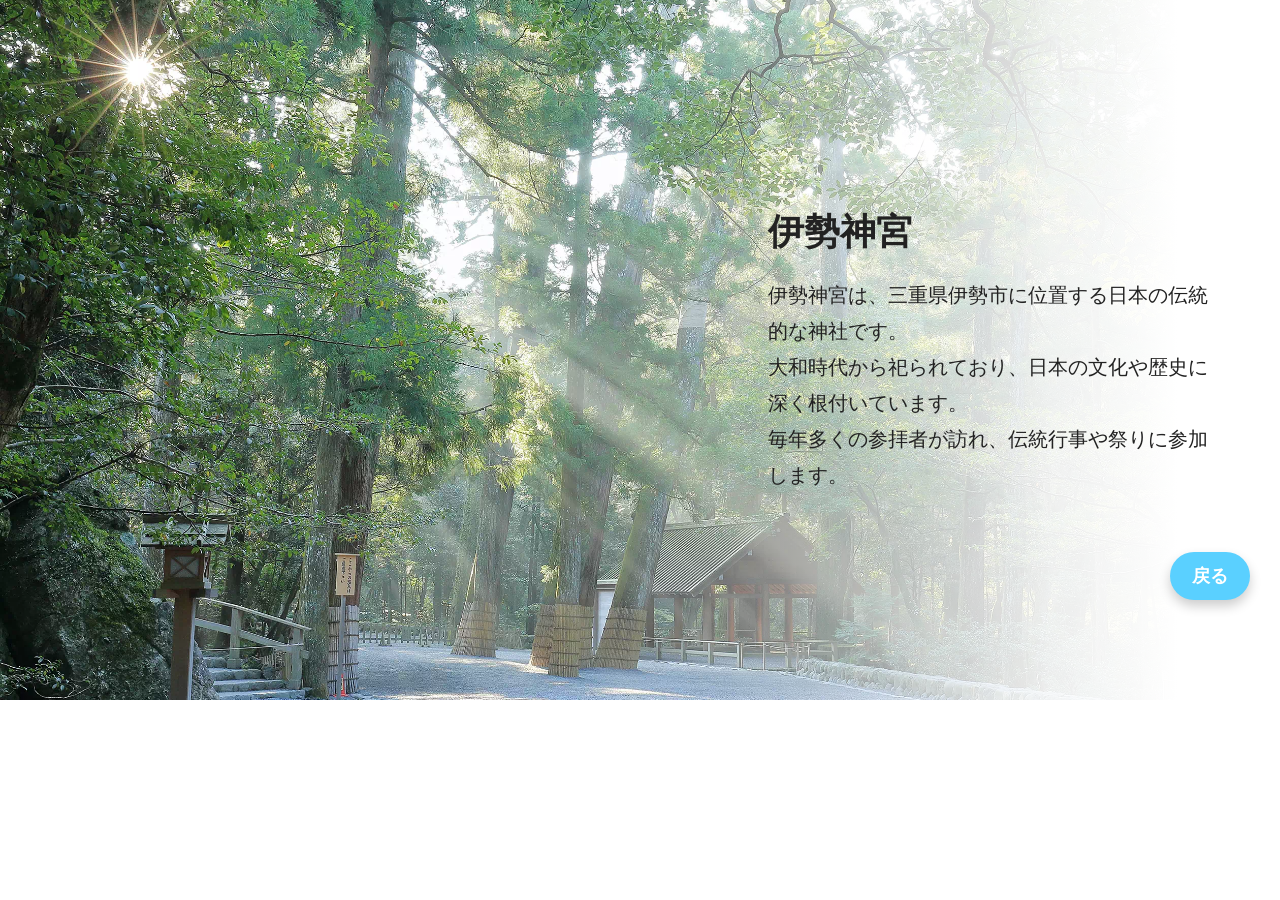
<file: ise.html>
<!DOCTYPE html>
<html lang="ja">

<head>
    <meta charset="UTF-8">
    <meta name="viewport" content="width=device-width, initial-scale=1.0">

    <title>伊勢神宮</title>

<style>
* {
    box-sizing: border-box;
}
body {
    margin: 0;
}
.spotimage {
    position: relative;
    width: 100%;
    height: 700px;
    overflow: hidden;
}
/* 画像 */
.spotimage img {
    width: 100%;
    height: 100%;
    object-fit: cover;
    display: block;
}
/* 画像の上に白グラデーションを重ねる */
.spotimage::after {
    content: "";
    position: absolute;
    top: 0;
    left: 0;
    width: 100%;
    height: 100%;
    background: linear-gradient(
        to right,
        rgba(255, 255, 255, 0) 45%,
        rgba(255, 255, 255, 0.2) 55%,
        rgba(255, 255, 255, 0.6) 70%,
        rgba(255, 255, 255, 0.9) 82%,
        rgba(255, 255, 255, 1) 92%
    );
    /* 文字より後ろにする */
    z-index: 1;
}
/* 右側の文章 */
.text {
    position: absolute;
    top: 50%;
    right: 5%;
    transform: translateY(-50%);
    width: 35%;
    color: #222;
    z-index: 2;
}
.text h2 {
    font-size: 36px;
    margin: 0 0 20px;
}
.text p {
    font-size: 20px;
    line-height: 1.8;
    margin: 0;
}
#back {
    position: absolute;
    right: 30px;
    bottom: 100px;
    z-index: 3;
}
#back a {
    display: inline-block;
    padding: 12px 22px;
    background: #5ad0ff;
    color: #fff;
    text-decoration: none;
    border-radius: 999px;
    font-size: 18px;
    font-weight: 700;
    box-shadow: 0 6px 12px rgba(0, 0, 0, 0.2);
    transition: 0.2s ease;
}
#back a:hover {
    background: #5ad0ff;
    transform: translateY(-1px);
}
</style>
</head>

<body>

    <div class="spotimage">

        <!-- ここで画像を指定 -->
        <img src="./images/ise.png" alt="伊勢神宮">

        <!-- 右側の文字 -->
        <div class="text">

            <h2>伊勢神宮</h2>

            <p>
                伊勢神宮は、三重県伊勢市に位置する日本の伝統的な神社です。<br>
                大和時代から祀られており、日本の文化や歴史に深く根付いています。<br>
                毎年多くの参拝者が訪れ、伝統行事や祭りに参加します。<br>
            </p>

        </div>
            <div id ="back">
                <a href="index.html">戻る</a>
            </div>


    </div>

</body>

</html>
</file>
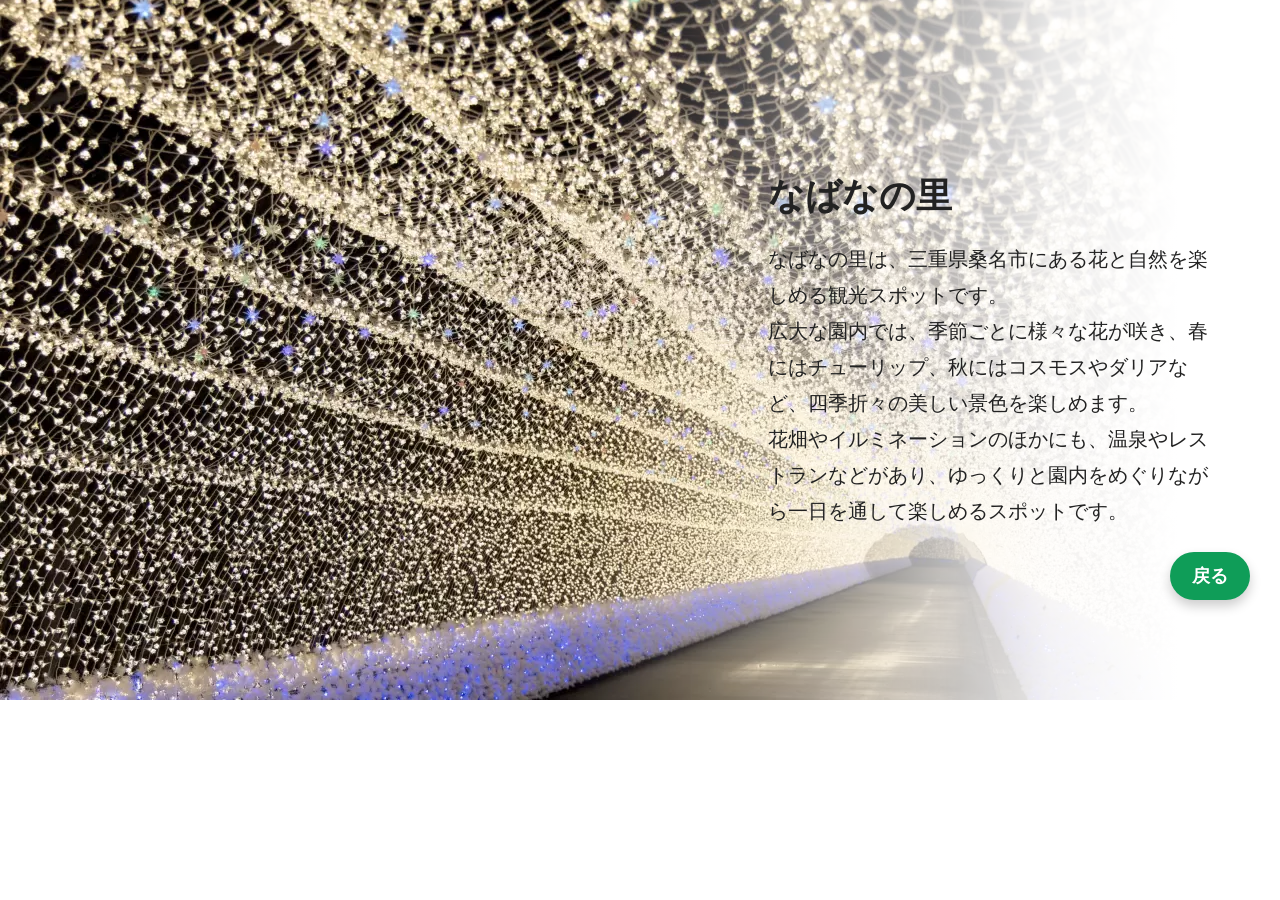
<file: nabana.html>
<!DOCTYPE html>
<html lang="ja">

<head>
    <meta charset="UTF-8">
    <meta name="viewport" content="width=device-width, initial-scale=1.0">

    <title>なばなの里</title>

<style>
* {
    box-sizing: border-box;
}
body {
    margin: 0;
    padding: 0;
}
.spotimage {
    position: relative;
    width: 100%;
    height: 700px;
    overflow: hidden;
}
/* 画像 */
.spotimage img {
    width: 100%;
    height: 100%;
    object-fit: cover;
    display: block;
}
/* 画像の上に白グラデーションを重ねる */
.spotimage::after {
    content: "";
    position: absolute;
    top: 0;
    left: 0;
    width: 100%;
    height: 100%;
    background: linear-gradient(
        to right,
        rgba(255, 255, 255, 0) 45%,
        rgba(255, 255, 255, 0.2) 55%,
        rgba(255, 255, 255, 0.6) 70%,
        rgba(255, 255, 255, 0.9) 82%,
        rgba(255, 255, 255, 1) 92%
    );
    /* 文字より後ろにする */
    z-index: 1;
}
/* 右側の文章 */
.text {
    position: absolute;
    top: 50%;
    right: 5%;
    transform: translateY(-50%);
    width: 35%;
    color: #222;
    z-index: 2;
}
.text h2 {
    font-size: 36px;
    margin: 0 0 20px;
}
.text p {
    font-size: 20px;
    line-height: 1.8;
    margin: 0;
}
#back {
    position: absolute;
    right: 30px;
    bottom: 100px;
    z-index: 3;
}
#back a {
    display: inline-block;
    padding: 12px 22px;
    background: #0f9d58;
    color: #fff;
    text-decoration: none;
    border-radius: 999px;
    font-size: 18px;
    font-weight: 700;
    box-shadow: 0 6px 12px rgba(0, 0, 0, 0.2);
    transition: 0.2s ease;
}
#back a:hover {
    background: #0f9d58;
    transform: translateY(-1px);
}
</style>
</head>

<body>

    <div class="spotimage">

        <!-- ここで画像を指定 -->
        <img src="./images/nabana.png" alt="なばなの里">

        <!-- 右側の文字 -->
        <div class="text">

            <h2>なばなの里</h2>

            <p>
                なばなの里は、三重県桑名市にある花と自然を楽しめる観光スポットです。<br>
                広大な園内では、季節ごとに様々な花が咲き、春にはチューリップ、秋にはコスモスやダリアなど、四季折々の美しい景色を楽しめます。<br>
                花畑やイルミネーションのほかにも、温泉やレストランなどがあり、ゆっくりと園内をめぐりながら一日を通して楽しめるスポットです。
            </p>

        </div>
            <div id ="back">
                <a href="index.html">戻る</a>
            </div>

    </div>

</body>

</html>
</file>
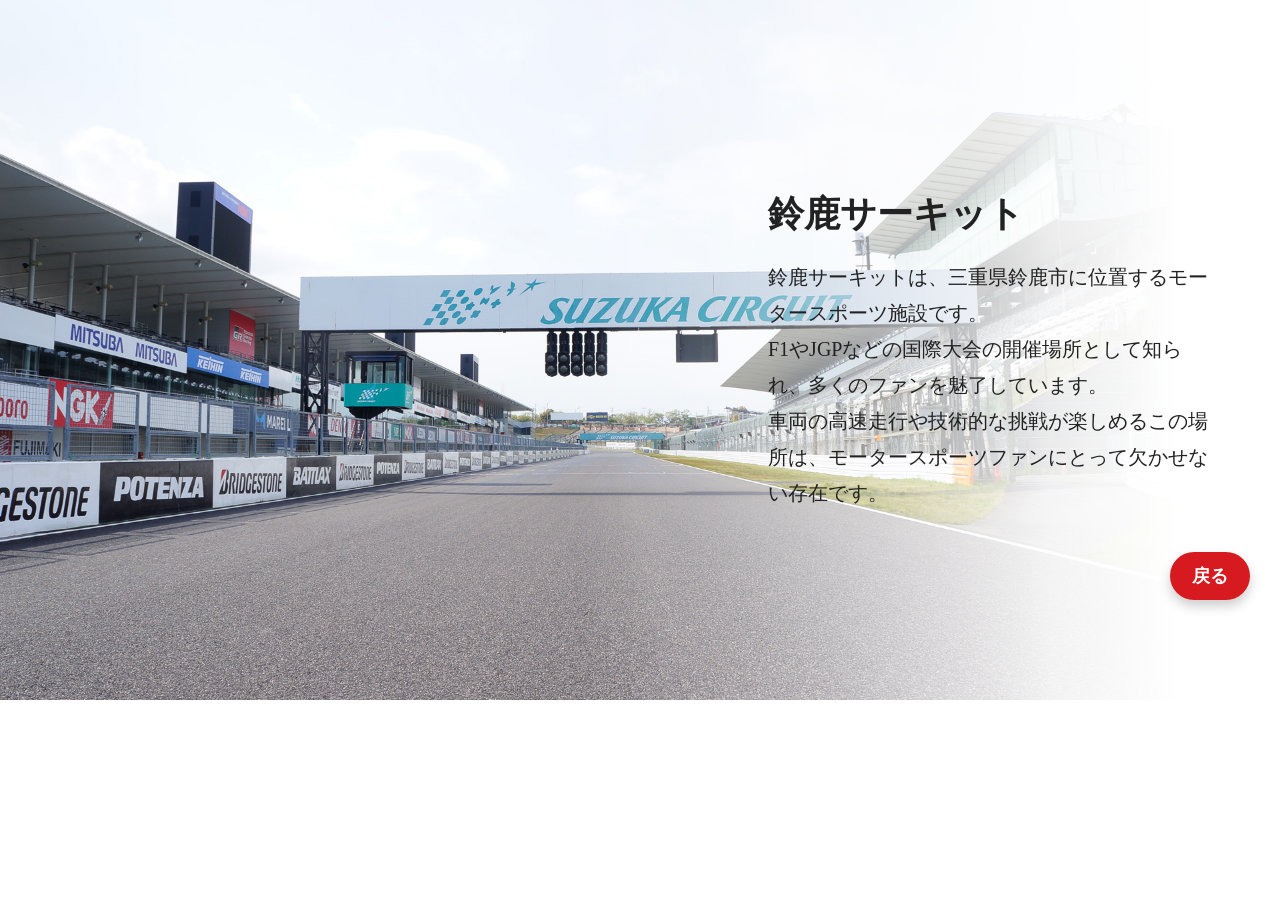
<file: suzuka.html>
<!DOCTYPE html>
<html lang="ja">

<head>
    <meta charset="UTF-8">
    <meta name="viewport" content="width=device-width, initial-scale=1.0">

    <title>鈴鹿サーキット</title>

<style>
* {
    box-sizing: border-box;
}
body {
    margin: 0;
}
.spotimage {
    position: relative;
    width: 100%;
    height: 700px;
    overflow: hidden;
}
/* 画像 */
.spotimage img {
    width: 100%;
    height: 100%;
    object-fit: cover;
    display: block;
}
/* 画像の上に白グラデーションを重ねる */
.spotimage::after {
    content: "";
    position: absolute;
    top: 0;
    left: 0;
    width: 100%;
    height: 100%;
    background: linear-gradient(
        to right,
        rgba(255, 255, 255, 0) 45%,
        rgba(255, 255, 255, 0.2) 55%,
        rgba(255, 255, 255, 0.6) 70%,
        rgba(255, 255, 255, 0.9) 82%,
        rgba(255, 255, 255, 1) 92%
    );
    /* 文字より後ろにする */
    z-index: 1;
}
/* 右側の文章 */
.text {
    position: absolute;
    top: 50%;
    right: 5%;
    transform: translateY(-50%);
    width: 35%;
    color: #222;
    z-index: 2;
}
.text h2 {
    font-size: 36px;
    margin: 0 0 20px;
}
.text p {
    font-size: 20px;
    line-height: 1.8;
    margin: 0;
}
#back {
    position: absolute;
    right: 30px;
    bottom: 100px;
    z-index: 3;
}
#back a {
    display: inline-block;
    padding: 12px 22px;
    background: #d71920;
    color: #fff;
    text-decoration: none;
    border-radius: 999px;
    font-size: 18px;
    font-weight: 700;
    box-shadow: 0 6px 12px rgba(0, 0, 0, 0.2);
    transition: 0.2s ease;
}
#back a:hover {
    background: #b81018;
    transform: translateY(-1px);
}
</style>
</head>

<body>

    <div class="spotimage">

        <!-- ここで画像を指定 -->
        <img src="./images/suzuka.png" alt="鈴鹿サーキット">

        <!-- 右側の文字 -->
        <div class="text">

            <h2>鈴鹿サーキット</h2>

            <p>
                鈴鹿サーキットは、三重県鈴鹿市に位置するモータースポーツ施設です。<br>
                F1やJGPなどの国際大会の開催場所として知られ、多くのファンを魅了しています。<br>
                車両の高速走行や技術的な挑戦が楽しめるこの場所は、モータースポーツファンにとって欠かせない存在です。
            </p>
        </div>
            <div id ="back">
                <a href="index.html">戻る</a>
            </div>

    </div>

</body>

</html>
</file>
